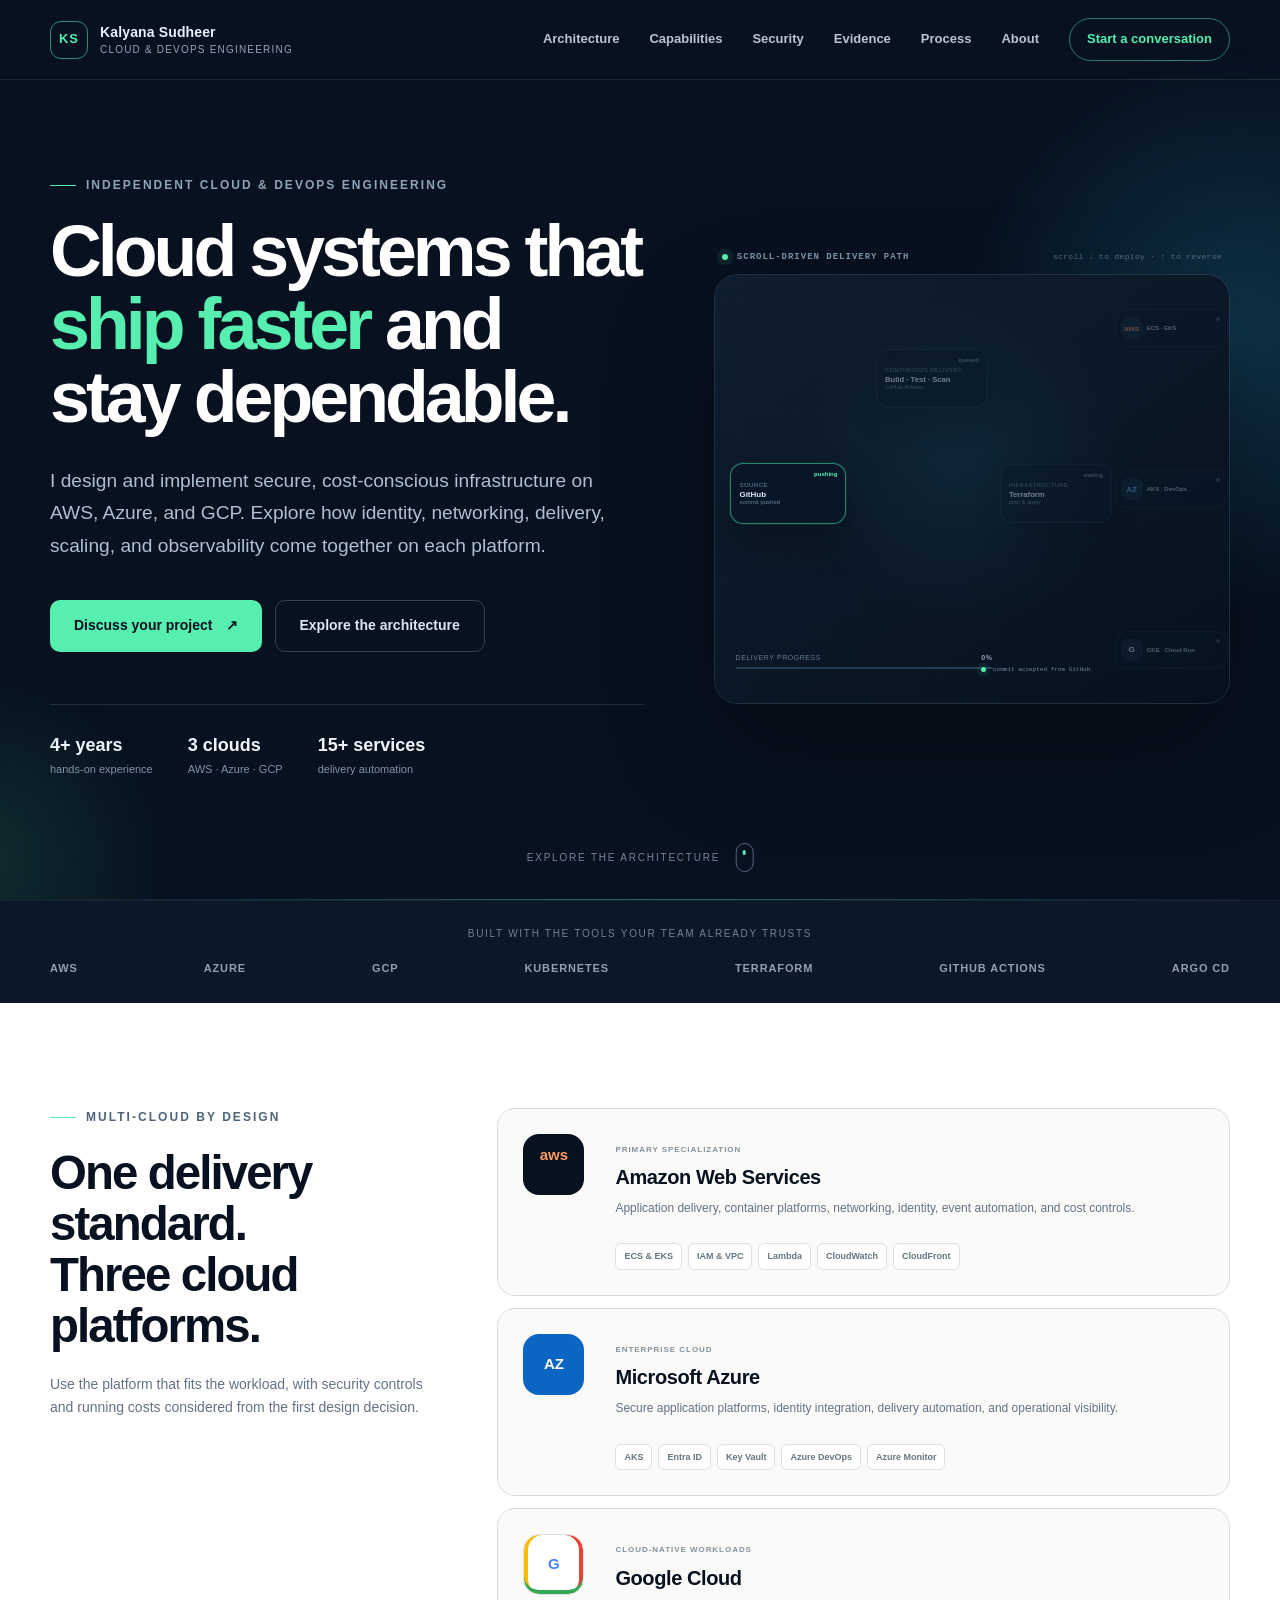
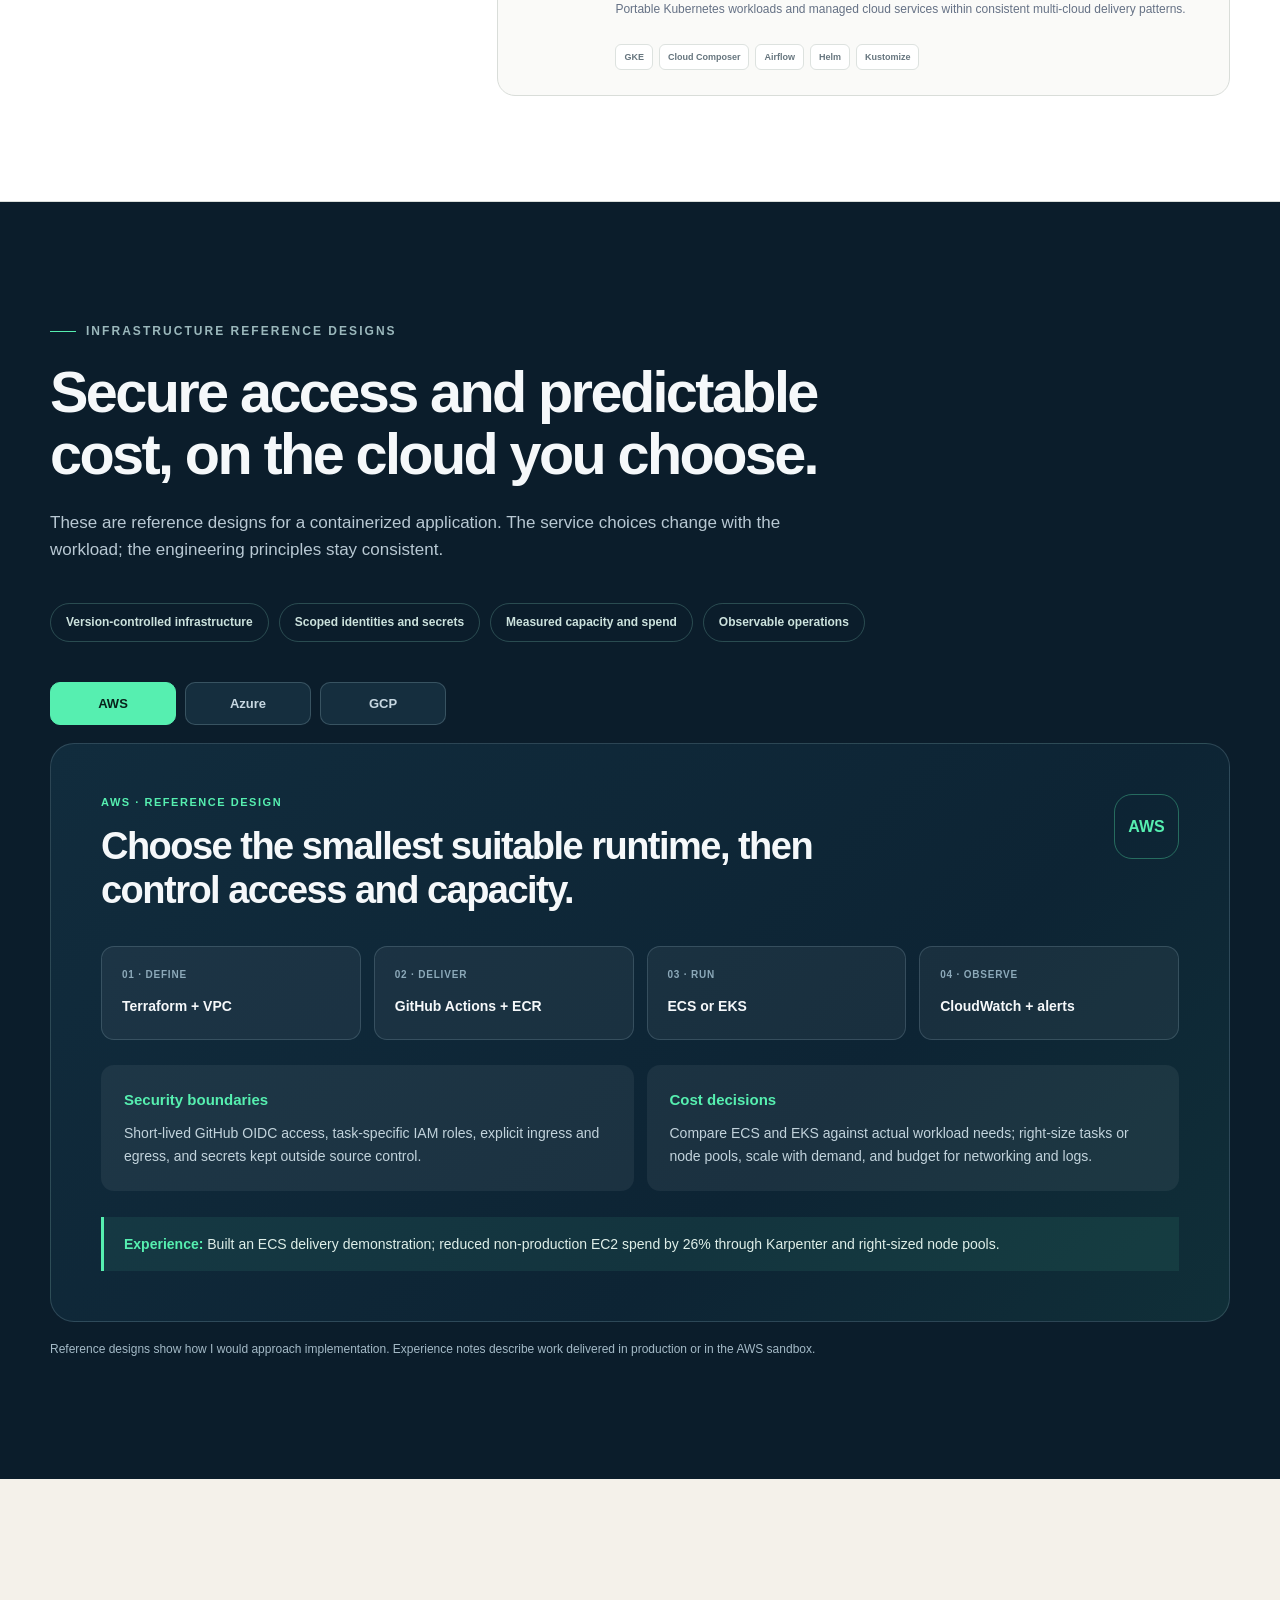
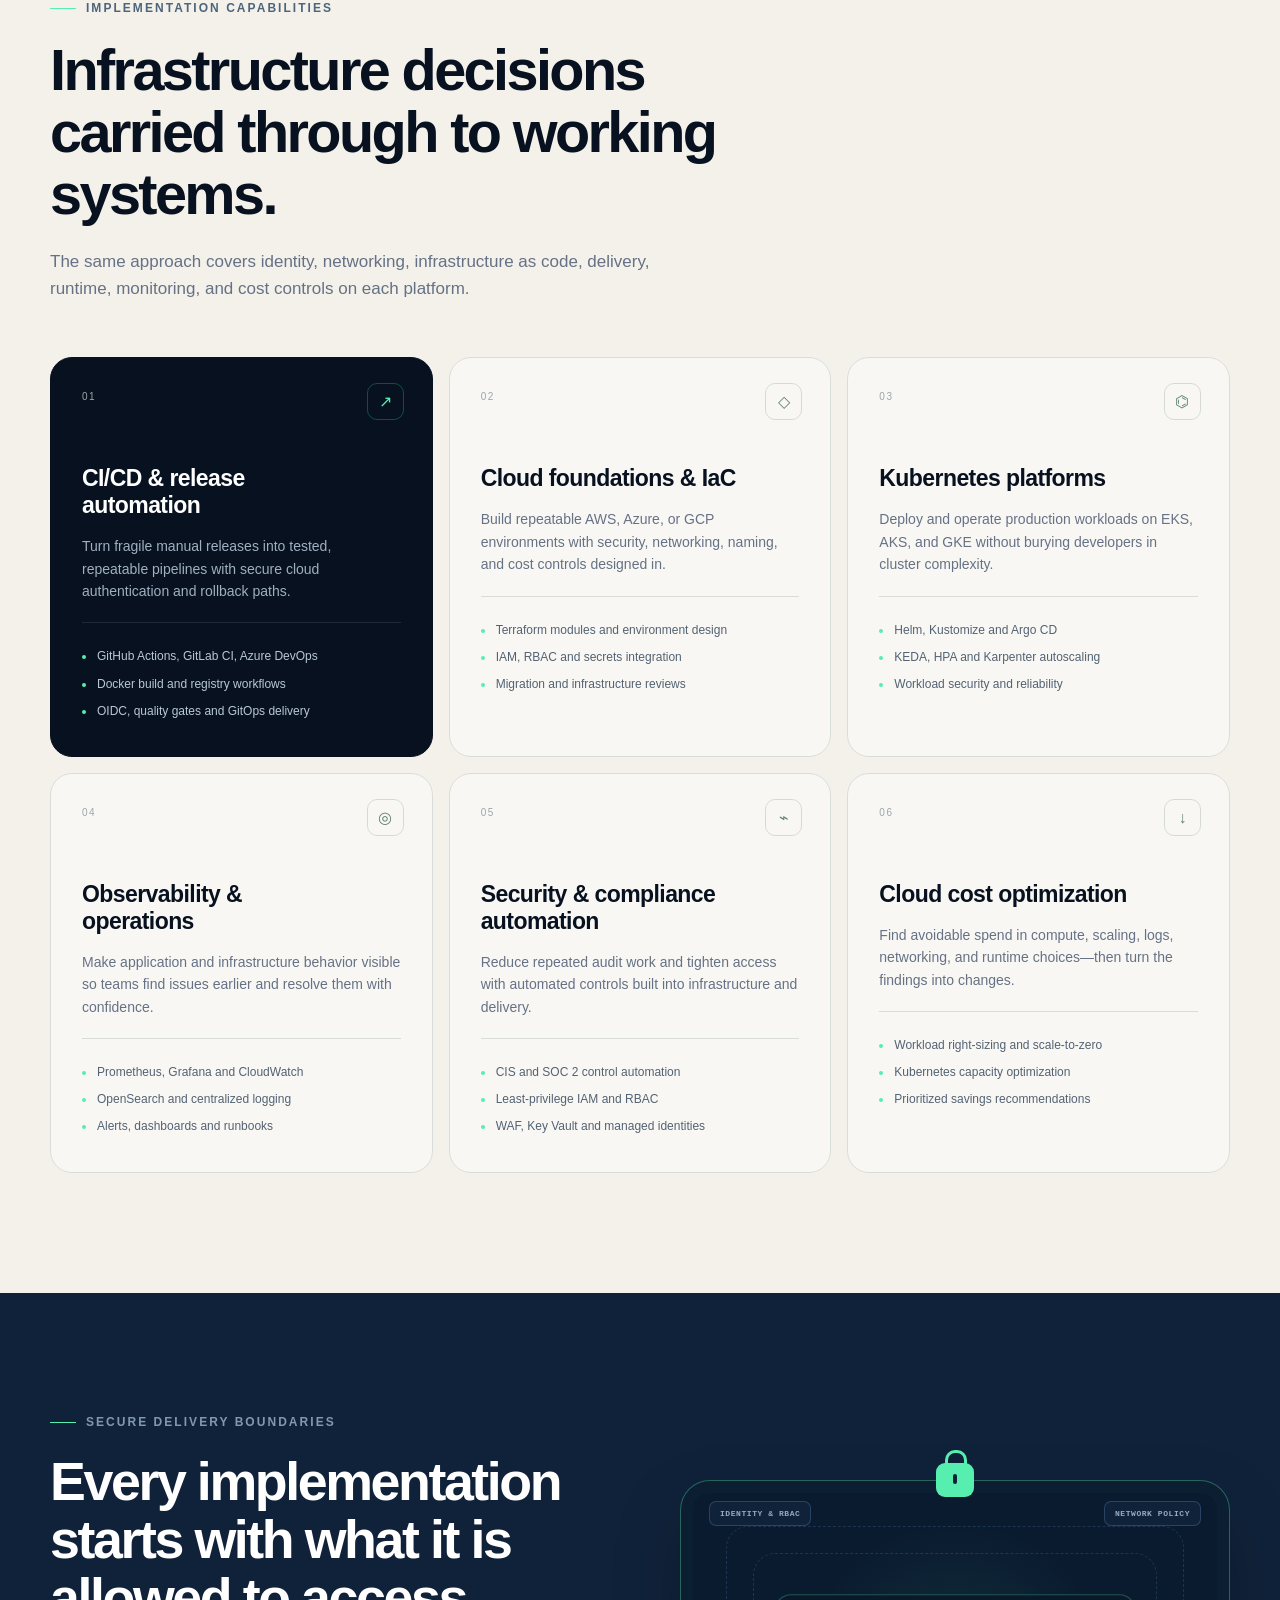
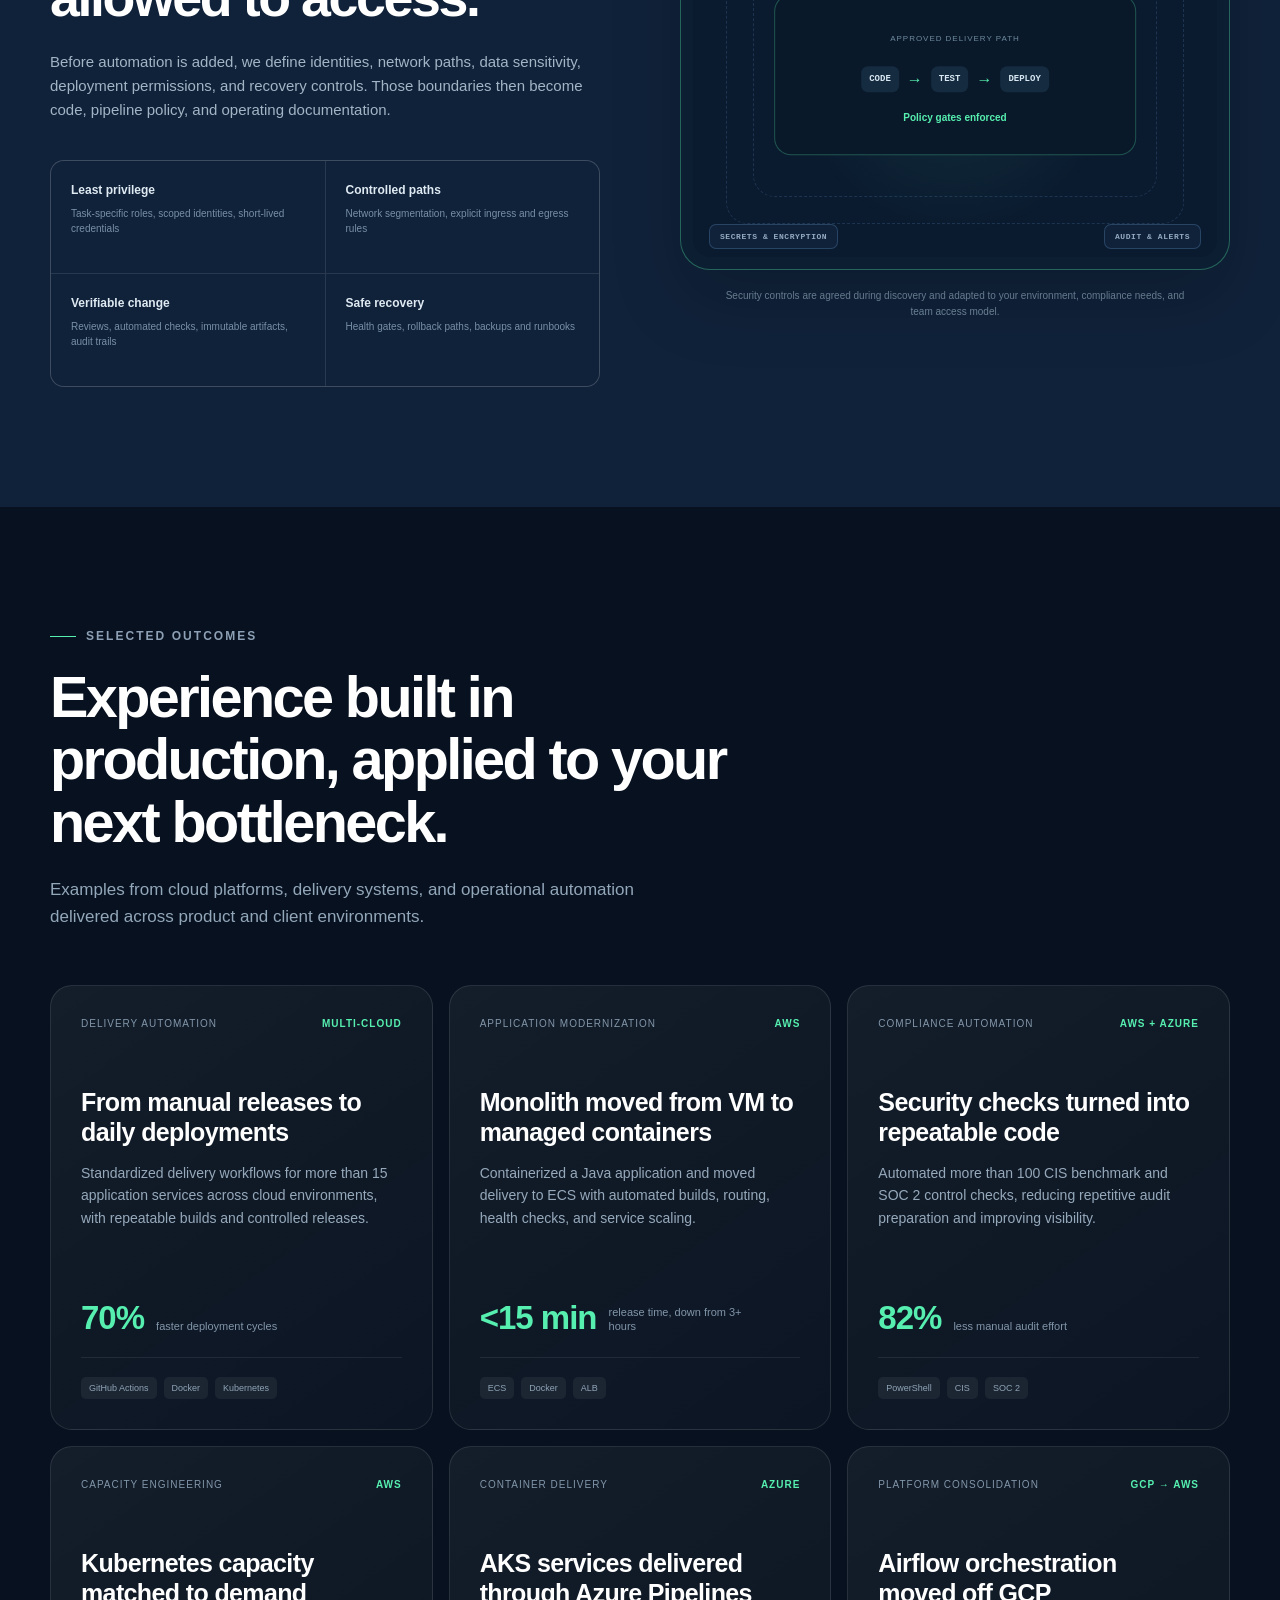
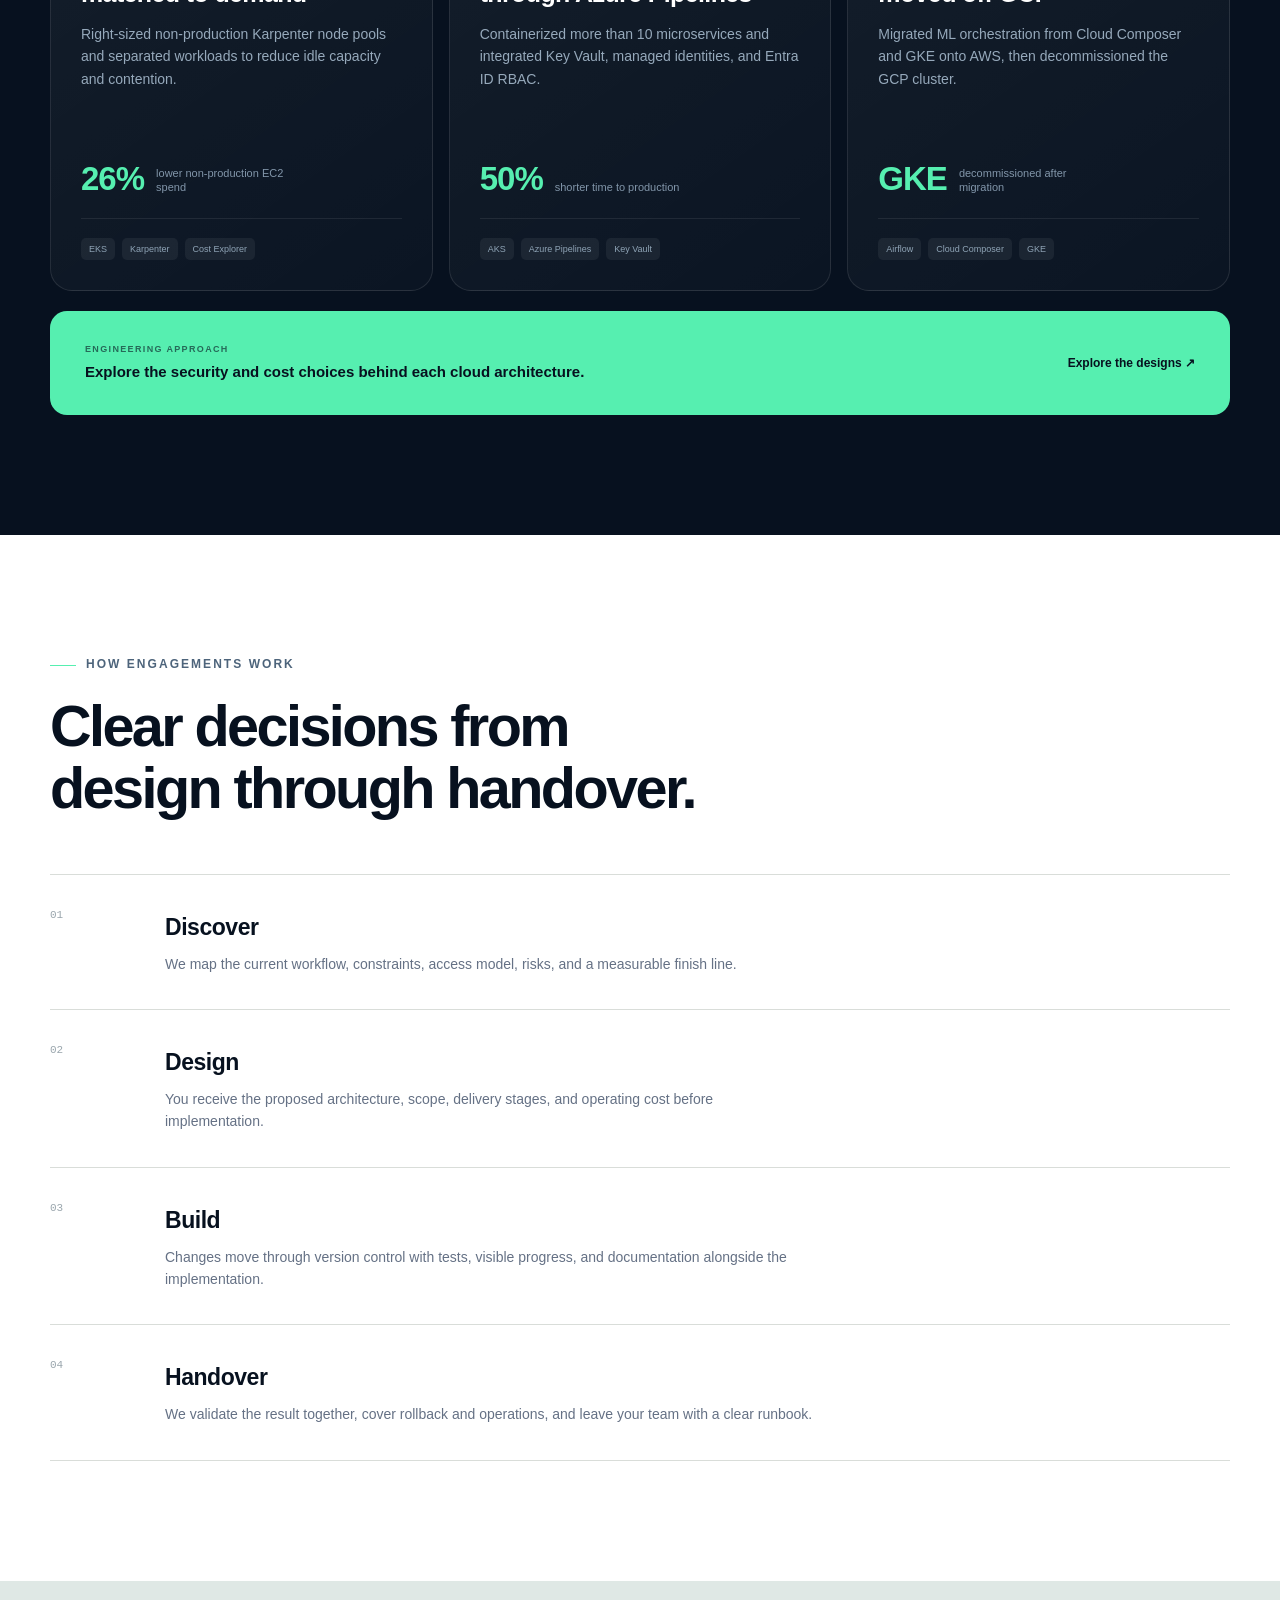
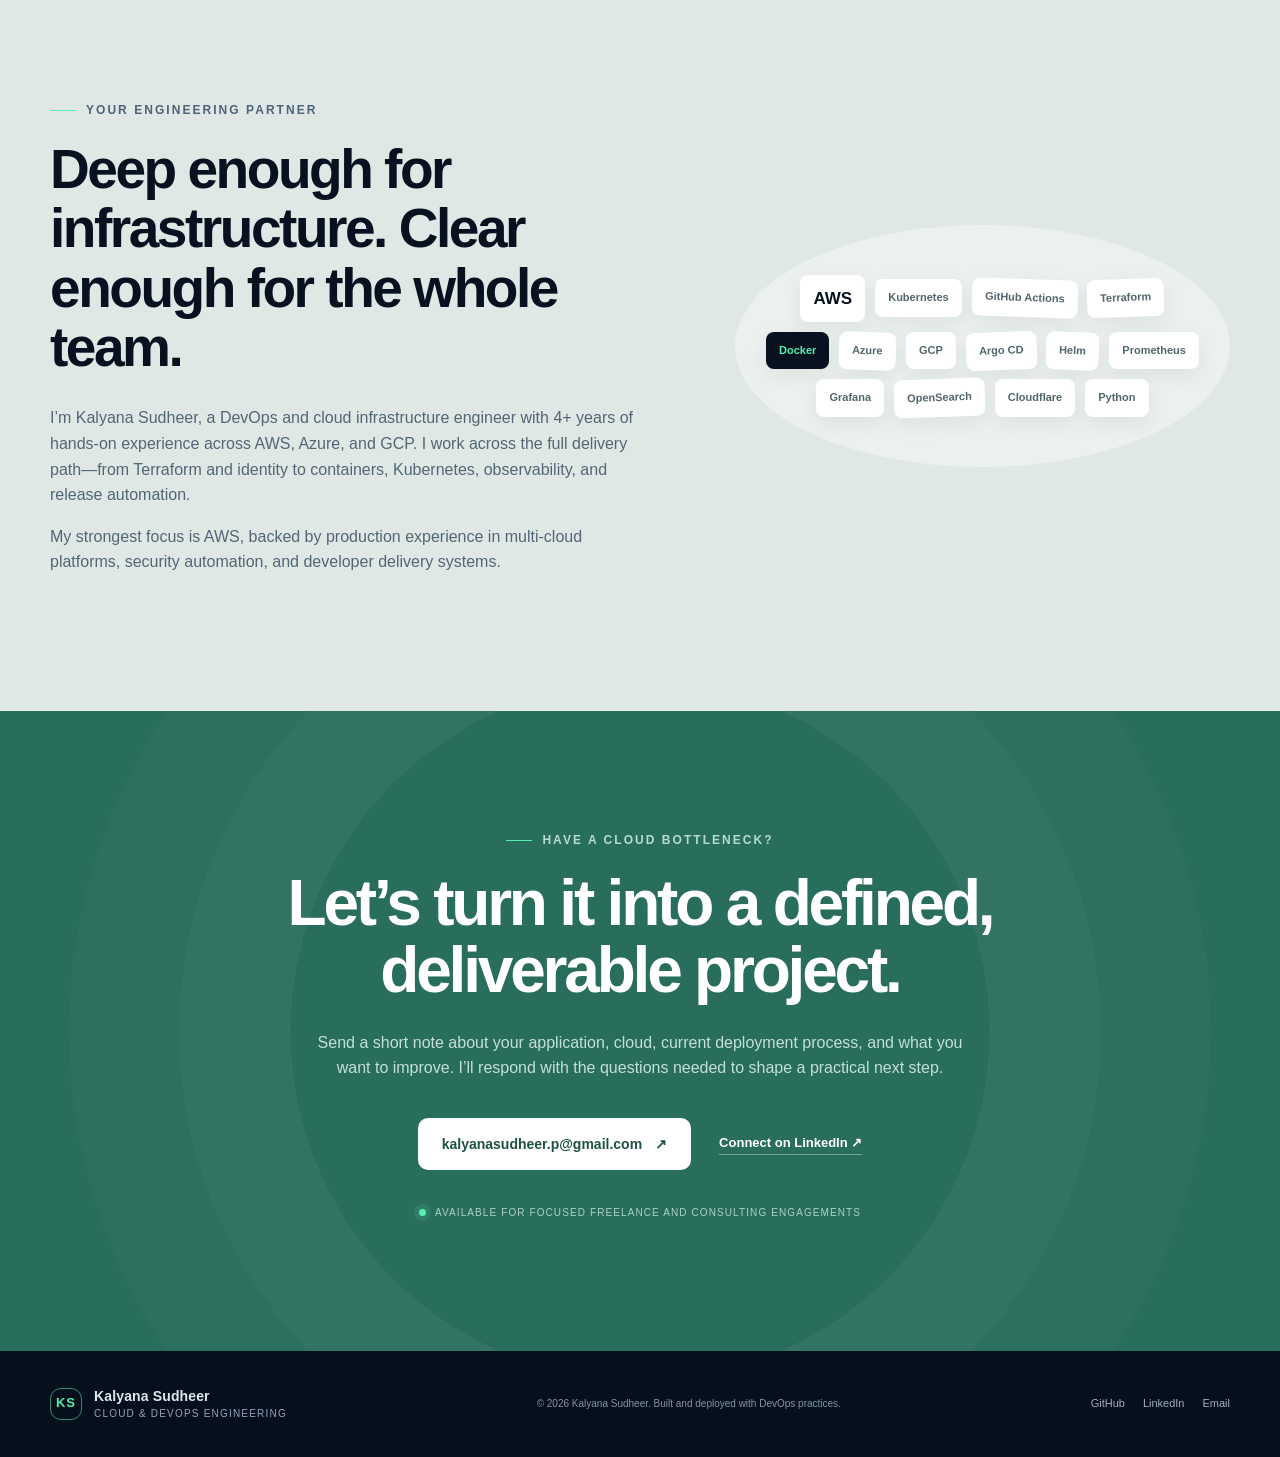
<file: index.html>
<!doctype html>
<html lang="en">
<head>
  <meta charset="utf-8">
  <meta name="viewport" content="width=device-width, initial-scale=1">
  <meta name="description" content="Secure, cost-conscious cloud infrastructure on AWS, Azure, and GCP. Explore practical reference architectures, Kubernetes delivery, identity controls, observability, and real engineering outcomes.">
  <meta name="theme-color" content="#07111f">
  <title>Kalyana Sudheer | Cloud &amp; DevOps Engineering</title>
  <link rel="icon" href="/favicon.svg" type="image/svg+xml">
  <link rel="stylesheet" href="/styles.css">
  <script src="/script.js" defer></script>
</head>
<body>
  <a class="skip-link" href="#main">Skip to content</a>
  <header class="site-header" data-header>
    <a class="brand" href="#top" aria-label="Kalyana Sudheer home">
      <span class="brand-mark" aria-hidden="true">KS</span>
      <span><strong>Kalyana Sudheer</strong><small>Cloud &amp; DevOps Engineering</small></span>
    </a>
    <button class="menu-toggle" type="button" aria-expanded="false" aria-controls="site-nav" data-menu-toggle>
      <span></span><span></span><span></span><span class="sr-only">Toggle navigation</span>
    </button>
    <nav class="site-nav" id="site-nav" aria-label="Primary navigation" data-nav>
      <a href="#architecture">Architecture</a>
      <a href="#services">Capabilities</a>
      <a href="#security">Security</a>
      <a href="#work">Evidence</a>
      <a href="#process">Process</a>
      <a href="#about">About</a>
      <a class="nav-cta" href="#contact">Start a conversation</a>
    </nav>
  </header>

  <main id="main">
    <section class="hero" id="top">
      <div class="hero-glow glow-one"></div><div class="hero-glow glow-two"></div>
      <div class="hero-copy reveal">
        <p class="eyebrow"><span></span> Independent cloud &amp; DevOps engineering</p>
        <h1>Cloud systems that <em>ship faster</em> and stay dependable.</h1>
        <p class="hero-lede">I design and implement secure, cost-conscious infrastructure on AWS, Azure, and GCP. Explore how identity, networking, delivery, scaling, and observability come together on each platform.</p>
        <div class="hero-actions">
          <a class="button button-primary" href="mailto:kalyanasudheer.p@gmail.com?subject=Cloud%20%26%20DevOps%20project%20inquiry">Discuss your project <span aria-hidden="true">↗</span></a>
          <a class="button button-secondary" href="#architecture">Explore the architecture</a>
        </div>
        <div class="trust-row" aria-label="Core experience">
          <div><strong>4+ years</strong><span>hands-on experience</span></div>
          <div><strong>3 clouds</strong><span>AWS · Azure · GCP</span></div>
          <div><strong>15+ services</strong><span>delivery automation</span></div>
        </div>
      </div>
      <div class="hero-visual flow-visual reveal">
        <div class="flow-label"><span class="flow-live"></span> Scroll-driven delivery path <small>scroll ↓ to deploy · ↑ to reverse</small></div>
        <iframe class="flow-frame" src="/flow.html" title="Animated delivery pipeline from GitHub through CI/CD and infrastructure as code to AWS, Azure, and Google Cloud" sandbox="allow-scripts allow-same-origin" data-flow-frame></iframe>
      </div>
      <a class="scroll-cue" href="#architecture"><span>Explore the architecture</span><i aria-hidden="true"></i></a>
    </section>

    <section class="logo-strip" aria-label="Technology experience">
      <p>Built with the tools your team already trusts</p>
      <div><span>AWS</span><span>AZURE</span><span>GCP</span><span>KUBERNETES</span><span>TERRAFORM</span><span>GITHUB ACTIONS</span><span>ARGO CD</span></div>
    </section>

    <section class="cloud-platforms" aria-labelledby="cloud-platform-title">
      <div class="cloud-platform-intro">
        <p class="eyebrow"><span></span> Multi-cloud by design</p>
        <h2 id="cloud-platform-title">One delivery standard.<br>Three cloud platforms.</h2>
        <p>Use the platform that fits the workload, with security controls and running costs considered from the first design decision.</p>
      </div>
      <div class="platform-grid">
        <article class="platform-card aws-platform">
          <div class="platform-logo"><span>aws</span><i></i></div>
          <div><small>Primary specialization</small><h3>Amazon Web Services</h3><p>Application delivery, container platforms, networking, identity, event automation, and cost controls.</p></div>
          <ul><li>ECS &amp; EKS</li><li>IAM &amp; VPC</li><li>Lambda</li><li>CloudWatch</li><li>CloudFront</li></ul>
        </article>
        <article class="platform-card azure-platform">
          <div class="platform-logo"><span>AZ</span></div>
          <div><small>Enterprise cloud</small><h3>Microsoft Azure</h3><p>Secure application platforms, identity integration, delivery automation, and operational visibility.</p></div>
          <ul><li>AKS</li><li>Entra ID</li><li>Key Vault</li><li>Azure DevOps</li><li>Azure Monitor</li></ul>
        </article>
        <article class="platform-card gcp-platform">
          <div class="platform-logo"><span>G</span></div>
          <div><small>Cloud-native workloads</small><h3>Google Cloud</h3><p>Portable Kubernetes workloads and managed cloud services within consistent multi-cloud delivery patterns.</p></div>
          <ul><li>GKE</li><li>Cloud Composer</li><li>Airflow</li><li>Helm</li><li>Kustomize</li></ul>
        </article>
      </div>
    </section>

    <section class="section architecture" id="architecture" aria-labelledby="architecture-title">
      <div class="section-heading reveal">
        <p class="eyebrow"><span></span> Infrastructure reference designs</p>
        <h2 id="architecture-title">Secure access and predictable cost, on the cloud you choose.</h2>
        <p>These are reference designs for a containerized application. The service choices change with the workload; the engineering principles stay consistent.</p>
      </div>
      <div class="architecture-principles" aria-label="Shared design principles">
        <span>Version-controlled infrastructure</span>
        <span>Scoped identities and secrets</span>
        <span>Measured capacity and spend</span>
        <span>Observable operations</span>
      </div>
      <div class="architecture-tabs" role="tablist" aria-label="Choose a cloud platform">
        <button type="button" role="tab" id="tab-aws" aria-controls="panel-aws" aria-selected="true" tabindex="0" data-cloud-tab="aws">AWS</button>
        <button type="button" role="tab" id="tab-azure" aria-controls="panel-azure" aria-selected="false" tabindex="-1" data-cloud-tab="azure">Azure</button>
        <button type="button" role="tab" id="tab-gcp" aria-controls="panel-gcp" aria-selected="false" tabindex="-1" data-cloud-tab="gcp">GCP</button>
      </div>

      <div class="architecture-panel" id="panel-aws" role="tabpanel" aria-labelledby="tab-aws" tabindex="0" data-cloud-panel="aws">
        <div class="architecture-panel-heading"><div><span class="architecture-kicker">AWS · Reference design</span><h3>Choose the smallest suitable runtime, then control access and capacity.</h3></div><span class="architecture-mark">AWS</span></div>
        <div class="architecture-path" aria-label="AWS delivery path"><div><small>01 · Define</small><strong>Terraform + VPC</strong></div><div><small>02 · Deliver</small><strong>GitHub Actions + ECR</strong></div><div><small>03 · Run</small><strong>ECS or EKS</strong></div><div><small>04 · Observe</small><strong>CloudWatch + alerts</strong></div></div>
        <div class="architecture-decisions"><div><h4>Security boundaries</h4><p>Short-lived GitHub OIDC access, task-specific IAM roles, explicit ingress and egress, and secrets kept outside source control.</p></div><div><h4>Cost decisions</h4><p>Compare ECS and EKS against actual workload needs; right-size tasks or node pools, scale with demand, and budget for networking and logs.</p></div></div>
        <p class="architecture-evidence"><strong>Experience:</strong> Built an ECS delivery demonstration; reduced non-production EC2 spend by 26% through Karpenter and right-sized node pools.</p>
      </div>

      <div class="architecture-panel" id="panel-azure" role="tabpanel" aria-labelledby="tab-azure" tabindex="0" data-cloud-panel="azure" hidden>
        <div class="architecture-panel-heading"><div><span class="architecture-kicker">Azure · Reference design</span><h3>Deliver on AKS with identities and operating controls built in.</h3></div><span class="architecture-mark">AZ</span></div>
        <div class="architecture-path" aria-label="Azure delivery path"><div><small>01 · Define</small><strong>Terraform + network</strong></div><div><small>02 · Deliver</small><strong>Azure Pipelines</strong></div><div><small>03 · Run</small><strong>AKS + Helm</strong></div><div><small>04 · Observe</small><strong>Azure Monitor</strong></div></div>
        <div class="architecture-decisions"><div><h4>Security boundaries</h4><p>Entra ID and RBAC for people, managed identities for workloads, Key Vault for secrets, and network access scoped to the application.</p></div><div><h4>Cost decisions</h4><p>Size AKS node pools for real demand, autoscale suitable workloads, and review monitoring retention and network charges.</p></div></div>
        <p class="architecture-evidence"><strong>Experience:</strong> Delivered 10+ microservices to AKS through Azure Pipelines, integrated Key Vault and managed identities, and administered Entra ID RBAC.</p>
      </div>

      <div class="architecture-panel" id="panel-gcp" role="tabpanel" aria-labelledby="tab-gcp" tabindex="0" data-cloud-panel="gcp" hidden>
        <div class="architecture-panel-heading"><div><span class="architecture-kicker">GCP · Reference design</span><h3>Give each GKE workload a clear identity, purpose, and capacity limit.</h3></div><span class="architecture-mark">GCP</span></div>
        <div class="architecture-path" aria-label="GCP delivery path"><div><small>01 · Define</small><strong>Terraform + VPC</strong></div><div><small>02 · Deliver</small><strong>Git-based CI/CD</strong></div><div><small>03 · Run</small><strong>GKE + Airflow</strong></div><div><small>04 · Observe</small><strong>Cloud Monitoring</strong></div></div>
        <div class="architecture-decisions"><div><h4>Security boundaries</h4><p>Workload Identity Federation for GKE, scoped IAM permissions, controlled network routes, and separate access for each application.</p></div><div><h4>Cost decisions</h4><p>Right-size node pools and Airflow workers, scale workloads with demand, and track storage, data transfer, and log retention.</p></div></div>
        <p class="architecture-evidence"><strong>Experience:</strong> Operated workloads across GKE and Cloud Composer; later consolidated Airflow orchestration onto AWS and decommissioned the GCP cluster.</p>
      </div>
      <p class="architecture-note">Reference designs show how I would approach implementation. Experience notes describe work delivered in production or in the AWS sandbox.</p>
    </section>

    <section class="section services" id="services">
      <div class="section-heading reveal">
        <p class="eyebrow"><span></span> Implementation capabilities</p>
        <h2>Infrastructure decisions carried through to working systems.</h2>
        <p>The same approach covers identity, networking, infrastructure as code, delivery, runtime, monitoring, and cost controls on each platform.</p>
      </div>
      <div class="service-grid">
        <article class="service-card featured reveal">
          <div class="service-number">01</div><div class="service-icon" aria-hidden="true">↗</div>
          <h3>CI/CD &amp; release automation</h3>
          <p>Turn fragile manual releases into tested, repeatable pipelines with secure cloud authentication and rollback paths.</p>
          <ul><li>GitHub Actions, GitLab CI, Azure DevOps</li><li>Docker build and registry workflows</li><li>OIDC, quality gates and GitOps delivery</li></ul>
        </article>
        <article class="service-card reveal">
          <div class="service-number">02</div><div class="service-icon" aria-hidden="true">◇</div>
          <h3>Cloud foundations &amp; IaC</h3>
          <p>Build repeatable AWS, Azure, or GCP environments with security, networking, naming, and cost controls designed in.</p>
          <ul><li>Terraform modules and environment design</li><li>IAM, RBAC and secrets integration</li><li>Migration and infrastructure reviews</li></ul>
        </article>
        <article class="service-card reveal">
          <div class="service-number">03</div><div class="service-icon" aria-hidden="true">⌬</div>
          <h3>Kubernetes platforms</h3>
          <p>Deploy and operate production workloads on EKS, AKS, and GKE without burying developers in cluster complexity.</p>
          <ul><li>Helm, Kustomize and Argo CD</li><li>KEDA, HPA and Karpenter autoscaling</li><li>Workload security and reliability</li></ul>
        </article>
        <article class="service-card reveal">
          <div class="service-number">04</div><div class="service-icon" aria-hidden="true">◎</div>
          <h3>Observability &amp; operations</h3>
          <p>Make application and infrastructure behavior visible so teams find issues earlier and resolve them with confidence.</p>
          <ul><li>Prometheus, Grafana and CloudWatch</li><li>OpenSearch and centralized logging</li><li>Alerts, dashboards and runbooks</li></ul>
        </article>
        <article class="service-card reveal">
          <div class="service-number">05</div><div class="service-icon" aria-hidden="true">⌁</div>
          <h3>Security &amp; compliance automation</h3>
          <p>Reduce repeated audit work and tighten access with automated controls built into infrastructure and delivery.</p>
          <ul><li>CIS and SOC 2 control automation</li><li>Least-privilege IAM and RBAC</li><li>WAF, Key Vault and managed identities</li></ul>
        </article>
        <article class="service-card reveal">
          <div class="service-number">06</div><div class="service-icon" aria-hidden="true">↓</div>
          <h3>Cloud cost optimization</h3>
          <p>Find avoidable spend in compute, scaling, logs, networking, and runtime choices—then turn the findings into changes.</p>
          <ul><li>Workload right-sizing and scale-to-zero</li><li>Kubernetes capacity optimization</li><li>Prioritized savings recommendations</li></ul>
        </article>
      </div>
    </section>

    <section class="section security-boundaries" id="security">
      <div class="security-copy">
        <p class="eyebrow"><span></span> Secure delivery boundaries</p>
        <h2>Every implementation starts with what it is allowed to access.</h2>
        <p>Before automation is added, we define identities, network paths, data sensitivity, deployment permissions, and recovery controls. Those boundaries then become code, pipeline policy, and operating documentation.</p>
        <div class="boundary-principles">
          <div><strong>Least privilege</strong><span>Task-specific roles, scoped identities, short-lived credentials</span></div>
          <div><strong>Controlled paths</strong><span>Network segmentation, explicit ingress and egress rules</span></div>
          <div><strong>Verifiable change</strong><span>Reviews, automated checks, immutable artifacts, audit trails</span></div>
          <div><strong>Safe recovery</strong><span>Health gates, rollback paths, backups and runbooks</span></div>
        </div>
      </div>
      <div class="boundary-visual" aria-label="Delivery implementation enclosed by identity, network, secrets, policy and audit boundaries">
        <div class="boundary-shell">
          <span class="boundary-tag identity-tag">Identity &amp; RBAC</span>
          <span class="boundary-tag network-tag">Network policy</span>
          <span class="boundary-tag secrets-tag">Secrets &amp; encryption</span>
          <span class="boundary-tag audit-tag">Audit &amp; alerts</span>
          <div class="boundary-core">
            <small>Approved delivery path</small>
            <div><span>CODE</span><i>→</i><span>TEST</span><i>→</i><span>DEPLOY</span></div>
            <strong>Policy gates enforced</strong>
          </div>
          <div class="boundary-lock" aria-hidden="true"><i></i></div>
        </div>
        <p>Security controls are agreed during discovery and adapted to your environment, compliance needs, and team access model.</p>
      </div>
    </section>

    <section class="section outcomes" id="work">
      <div class="section-heading inverse reveal">
        <p class="eyebrow"><span></span> Selected outcomes</p>
        <h2>Experience built in production, applied to your next bottleneck.</h2>
        <p>Examples from cloud platforms, delivery systems, and operational automation delivered across product and client environments.</p>
      </div>
      <div class="case-grid">
        <article class="case-card reveal">
          <div class="case-meta"><span>Delivery automation</span><b>Multi-cloud</b></div>
          <h3>From manual releases to daily deployments</h3>
          <p>Standardized delivery workflows for more than 15 application services across cloud environments, with repeatable builds and controlled releases.</p>
          <div class="case-stat"><strong>70%</strong><span>faster deployment cycles</span></div>
          <div class="case-tags"><span>GitHub Actions</span><span>Docker</span><span>Kubernetes</span></div>
        </article>
        <article class="case-card reveal">
          <div class="case-meta"><span>Application modernization</span><b>AWS</b></div>
          <h3>Monolith moved from VM to managed containers</h3>
          <p>Containerized a Java application and moved delivery to ECS with automated builds, routing, health checks, and service scaling.</p>
          <div class="case-stat"><strong>&lt;15 min</strong><span>release time, down from 3+ hours</span></div>
          <div class="case-tags"><span>ECS</span><span>Docker</span><span>ALB</span></div>
        </article>
        <article class="case-card reveal">
          <div class="case-meta"><span>Compliance automation</span><b>AWS + Azure</b></div>
          <h3>Security checks turned into repeatable code</h3>
          <p>Automated more than 100 CIS benchmark and SOC 2 control checks, reducing repetitive audit preparation and improving visibility.</p>
          <div class="case-stat"><strong>82%</strong><span>less manual audit effort</span></div>
          <div class="case-tags"><span>PowerShell</span><span>CIS</span><span>SOC 2</span></div>
        </article>
        <article class="case-card reveal">
          <div class="case-meta"><span>Capacity engineering</span><b>AWS</b></div>
          <h3>Kubernetes capacity matched to demand</h3>
          <p>Right-sized non-production Karpenter node pools and separated workloads to reduce idle capacity and contention.</p>
          <div class="case-stat"><strong>26%</strong><span>lower non-production EC2 spend</span></div>
          <div class="case-tags"><span>EKS</span><span>Karpenter</span><span>Cost Explorer</span></div>
        </article>
        <article class="case-card reveal">
          <div class="case-meta"><span>Container delivery</span><b>Azure</b></div>
          <h3>AKS services delivered through Azure Pipelines</h3>
          <p>Containerized more than 10 microservices and integrated Key Vault, managed identities, and Entra ID RBAC.</p>
          <div class="case-stat"><strong>50%</strong><span>shorter time to production</span></div>
          <div class="case-tags"><span>AKS</span><span>Azure Pipelines</span><span>Key Vault</span></div>
        </article>
        <article class="case-card reveal">
          <div class="case-meta"><span>Platform consolidation</span><b>GCP → AWS</b></div>
          <h3>Airflow orchestration moved off GCP</h3>
          <p>Migrated ML orchestration from Cloud Composer and GKE onto AWS, then decommissioned the GCP cluster.</p>
          <div class="case-stat"><strong>GKE</strong><span>decommissioned after migration</span></div>
          <div class="case-tags"><span>Airflow</span><span>Cloud Composer</span><span>GKE</span></div>
        </article>
      </div>
      <div class="proof-band reveal">
        <div><span class="proof-label">Engineering approach</span><strong>Explore the security and cost choices behind each cloud architecture.</strong></div>
        <a href="#architecture">Explore the designs <span aria-hidden="true">↗</span></a>
      </div>
    </section>

    <section class="section process" id="process">
      <div class="section-heading reveal">
        <p class="eyebrow"><span></span> How engagements work</p>
        <h2>Clear decisions from design through handover.</h2>
      </div>
      <ol class="process-list">
        <li class="reveal"><span>01</span><div><h3>Discover</h3><p>We map the current workflow, constraints, access model, risks, and a measurable finish line.</p></div></li>
        <li class="reveal"><span>02</span><div><h3>Design</h3><p>You receive the proposed architecture, scope, delivery stages, and operating cost before implementation.</p></div></li>
        <li class="reveal"><span>03</span><div><h3>Build</h3><p>Changes move through version control with tests, visible progress, and documentation alongside the implementation.</p></div></li>
        <li class="reveal"><span>04</span><div><h3>Handover</h3><p>We validate the result together, cover rollback and operations, and leave your team with a clear runbook.</p></div></li>
      </ol>
    </section>

    <section class="section about" id="about">
      <div class="about-panel reveal">
        <div class="about-copy">
          <p class="eyebrow"><span></span> Your engineering partner</p>
          <h2>Deep enough for infrastructure. Clear enough for the whole team.</h2>
          <p>I’m Kalyana Sudheer, a DevOps and cloud infrastructure engineer with 4+ years of hands-on experience across AWS, Azure, and GCP. I work across the full delivery path—from Terraform and identity to containers, Kubernetes, observability, and release automation.</p>
          <p>My strongest focus is AWS, backed by production experience in multi-cloud platforms, security automation, and developer delivery systems.</p>
        </div>
        <div class="tool-cloud" aria-label="Tools and platforms">
          <span class="large">AWS</span><span>Kubernetes</span><span>GitHub Actions</span><span>Terraform</span><span class="accent">Docker</span><span>Azure</span><span>GCP</span><span>Argo CD</span><span>Helm</span><span>Prometheus</span><span>Grafana</span><span>OpenSearch</span><span>Cloudflare</span><span>Python</span>
        </div>
      </div>
    </section>

    <section class="section contact" id="contact">
      <div class="contact-inner reveal">
        <p class="eyebrow"><span></span> Have a cloud bottleneck?</p>
        <h2>Let’s turn it into a defined, deliverable project.</h2>
        <p>Send a short note about your application, cloud, current deployment process, and what you want to improve. I’ll respond with the questions needed to shape a practical next step.</p>
        <div class="contact-actions">
          <a class="button button-light" href="mailto:kalyanasudheer.p@gmail.com?subject=Cloud%20%26%20DevOps%20project%20inquiry">kalyanasudheer.p@gmail.com <span aria-hidden="true">↗</span></a>
          <a class="text-link" href="https://www.linkedin.com/in/kalyana-sudheer/" target="_blank" rel="noreferrer">Connect on LinkedIn <span aria-hidden="true">↗</span></a>
        </div>
        <p class="availability"><span></span> Available for focused freelance and consulting engagements</p>
      </div>
    </section>
  </main>

  <footer>
    <a class="brand footer-brand" href="#top"><span class="brand-mark">KS</span><span><strong>Kalyana Sudheer</strong><small>Cloud &amp; DevOps Engineering</small></span></a>
    <p>© <span data-year></span> Kalyana Sudheer. Built and deployed with DevOps practices.</p>
    <div><a href="https://github.com/Kalyana-Sudheer-p" target="_blank" rel="noreferrer">GitHub</a><a href="https://www.linkedin.com/in/kalyana-sudheer/" target="_blank" rel="noreferrer">LinkedIn</a><a href="mailto:kalyanasudheer.p@gmail.com">Email</a></div>
  </footer>
</body>
</html>
</file>
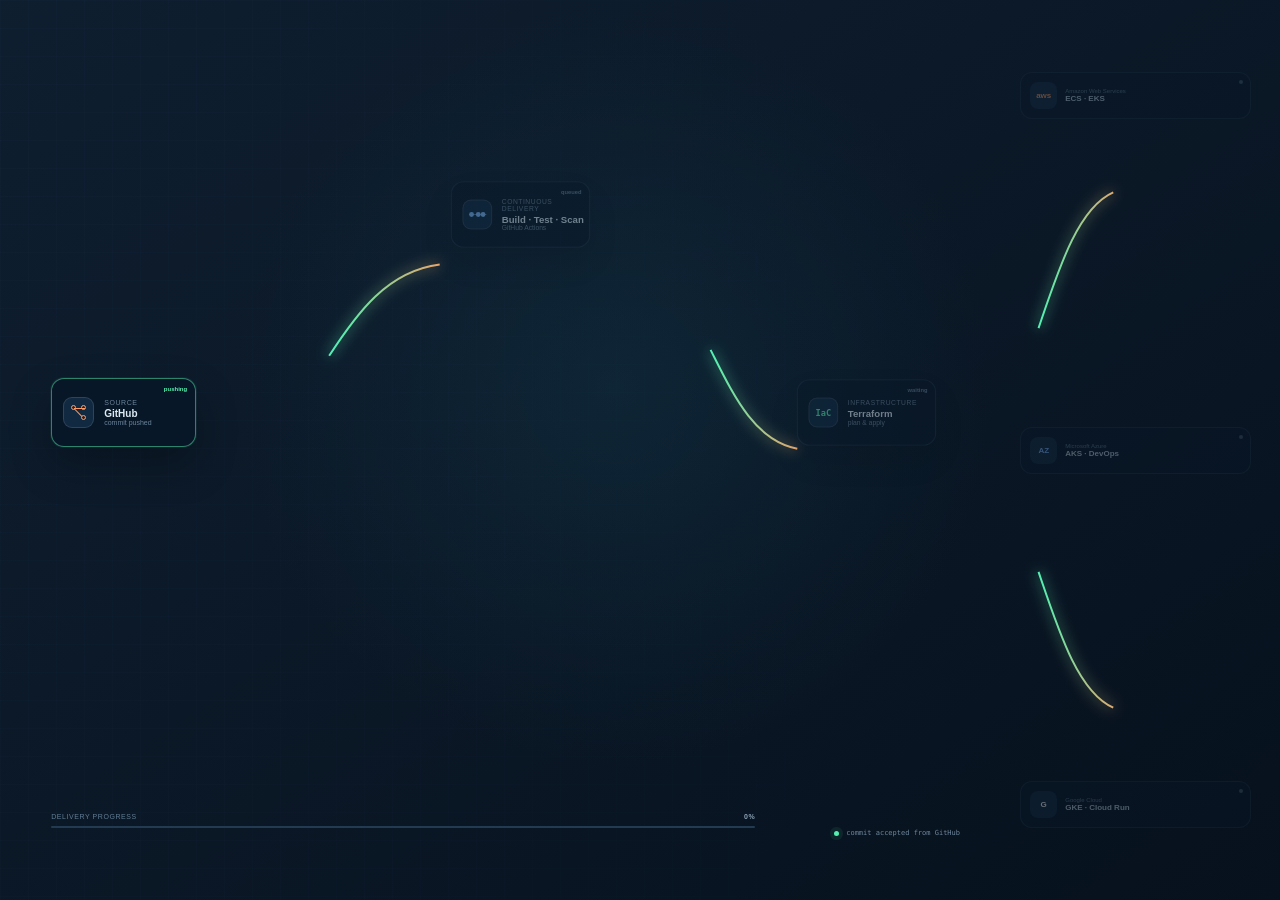
<file: flow.html>
<!doctype html>
<html lang="en">
<head>
  <meta charset="utf-8">
  <meta name="viewport" content="width=device-width, initial-scale=1">
  <title>Cloud delivery pipeline animation</title>
  <link rel="stylesheet" href="/flow.css">
  <script src="/flow.js" defer></script>
</head>
<body>
  <main class="canvas" aria-label="Git source moving through CI/CD and infrastructure as code into three cloud platforms">
    <div class="grid"></div>
    <svg class="connections" viewBox="0 0 620 420" preserveAspectRatio="none" aria-hidden="true">
      <defs>
        <linearGradient id="route" x1="0" y1="0" x2="1" y2="0"><stop stop-color="#7cb9ff"/><stop offset=".5" stop-color="#56efb0"/><stop offset="1" stop-color="#ff9b62"/></linearGradient>
        <filter id="glow"><feGaussianBlur stdDeviation="3" result="b"/><feMerge><feMergeNode in="b"/><feMergeNode in="SourceGraphic"/></feMerge></filter>
      </defs>
      <path class="route route-one" pathLength="1" d="M108 210 C155 210 160 123 220 123"/>
      <path class="route route-two" pathLength="1" d="M298 123 C348 123 344 210 393 210"/>
      <path class="route route-aws" pathLength="1" d="M461 210 C505 210 504 88 548 88"/>
      <path class="route route-azure" pathLength="1" d="M461 210 C505 210 504 210 548 210"/>
      <path class="route route-gcp" pathLength="1" d="M461 210 C505 210 504 332 548 332"/>
      <circle class="packet packet-one" r="4" fill="#56efb0" filter="url(#glow)"/>
      <circle class="packet packet-two" r="4" fill="#56efb0" filter="url(#glow)"/>
    </svg>

    <section class="node source" data-stage="source">
      <span class="node-icon git-icon" aria-hidden="true"><i></i><i></i><i></i></span>
      <div><small>Source</small><strong>GitHub</strong><em>commit pushed</em></div>
      <b class="status">ready</b>
    </section>
    <section class="node pipeline" data-stage="pipeline">
      <span class="node-icon pipeline-icon" aria-hidden="true"><i></i><i></i><i></i></span>
      <div><small>Continuous delivery</small><strong>Build · Test · Scan</strong><em>GitHub Actions</em></div>
      <b class="status">queued</b>
    </section>
    <section class="node infra" data-stage="infra">
      <span class="node-icon infra-icon" aria-hidden="true">IaC</span>
      <div><small>Infrastructure</small><strong>Terraform</strong><em>plan &amp; apply</em></div>
      <b class="status">waiting</b>
    </section>

    <section class="cloud-stack" aria-label="Cloud targets">
      <article class="cloud aws" data-cloud="aws"><span class="cloud-mark">aws</span><div><small>Amazon Web Services</small><strong>ECS · EKS</strong></div><b></b></article>
      <article class="cloud azure" data-cloud="azure"><span class="cloud-mark">AZ</span><div><small>Microsoft Azure</small><strong>AKS · DevOps</strong></div><b></b></article>
      <article class="cloud gcp" data-cloud="gcp"><span class="cloud-mark">G</span><div><small>Google Cloud</small><strong>GKE · Cloud Run</strong></div><b></b></article>
    </section>

    <div class="progress-panel"><span>Delivery progress</span><strong data-percent>0%</strong><i><b data-bar></b></i></div>
    <div class="event-log" aria-live="polite"><span class="event-dot"></span><code data-event>waiting for commit</code></div>
  </main>
</body>
</html>
</file>
<file: styles.css>
:root{--ink:#07111f;--ink-2:#10223a;--paper:#f4f1ea;--white:#fff;--muted:#657185;--line:#d9ddd9;--mint:#56efb0;--blue:#7cb9ff;--orange:#ff9b62;--max:1180px;--radius:22px;--shadow:0 30px 80px rgba(4,13,26,.15)}
*{box-sizing:border-box}html{scroll-behavior:smooth;scroll-padding-top:90px}body{margin:0;background:var(--paper);color:var(--ink);font-family:Inter,ui-sans-serif,-apple-system,BlinkMacSystemFont,"Segoe UI",sans-serif;line-height:1.6;-webkit-font-smoothing:antialiased}a{color:inherit;text-decoration:none}button{font:inherit}.sr-only{position:absolute;width:1px;height:1px;padding:0;margin:-1px;overflow:hidden;clip:rect(0,0,0,0);white-space:nowrap;border:0}.skip-link{position:fixed;top:8px;left:8px;z-index:9999;padding:10px 16px;background:var(--white);transform:translateY(-150%)}.skip-link:focus{transform:none}
.site-header{position:fixed;inset:0 0 auto;z-index:100;display:flex;align-items:center;justify-content:space-between;height:80px;padding:0 max(28px,calc((100vw - var(--max))/2));color:#eaf2fb;border-bottom:1px solid rgba(255,255,255,.09);transition:background .25s,box-shadow .25s}.site-header.scrolled,.site-header.menu-open{background:rgba(7,17,31,.96);box-shadow:0 8px 30px rgba(0,0,0,.18);backdrop-filter:blur(18px)}.brand{display:flex;align-items:center;gap:12px}.brand-mark{display:grid;place-items:center;width:38px;height:38px;border:1px solid rgba(86,239,176,.55);border-radius:11px;color:var(--mint);font-weight:800;font-size:13px;letter-spacing:.08em}.brand span:last-child{display:flex;flex-direction:column;line-height:1.15}.brand strong{font-size:14px;letter-spacing:.01em}.brand small{margin-top:4px;color:#93a5b9;font-size:10px;text-transform:uppercase;letter-spacing:.12em}.site-nav{display:flex;align-items:center;gap:30px;font-size:13px;font-weight:650}.site-nav>a:not(.nav-cta){color:#b8c5d3;transition:color .2s}.site-nav>a:hover{color:var(--white)}.nav-cta{padding:10px 17px;border:1px solid rgba(86,239,176,.48);border-radius:999px;color:var(--mint)}.menu-toggle{display:none;background:none;border:0;width:42px;height:42px}.menu-toggle span:not(.sr-only){display:block;width:22px;height:2px;margin:5px auto;background:white}
.hero{position:relative;min-height:760px;height:min(920px,100vh);padding:150px max(28px,calc((100vw - var(--max))/2)) 95px;display:grid;grid-template-columns:1.07fr .93fr;align-items:center;gap:70px;overflow:hidden;background:var(--ink);color:var(--white)}.hero:after{content:"";position:absolute;inset:auto 0 0;height:1px;background:linear-gradient(90deg,transparent,rgba(86,239,176,.4),transparent)}.hero-glow{position:absolute;border-radius:50%;filter:blur(2px);pointer-events:none}.glow-one{width:580px;height:580px;right:-250px;top:40px;background:radial-gradient(circle,rgba(28,103,134,.4),transparent 69%)}.glow-two{width:400px;height:400px;left:-220px;bottom:-160px;background:radial-gradient(circle,rgba(86,239,176,.12),transparent 69%)}.hero-copy,.hero-visual{position:relative;z-index:2}.eyebrow{display:flex;align-items:center;gap:10px;margin:0 0 20px;color:#4d647b;font-size:12px;font-weight:800;text-transform:uppercase;letter-spacing:.17em}.eyebrow span{width:26px;height:1px;background:var(--mint)}.hero .eyebrow{color:#8ea4b8}.hero h1{max-width:710px;margin:0;font-size:clamp(48px,5.6vw,78px);font-weight:660;line-height:1.02;letter-spacing:-.055em}.hero h1 em{color:var(--mint);font-style:normal}.hero-lede{max-width:630px;margin:30px 0 0;color:#aec0d1;font-size:clamp(17px,1.5vw,20px);line-height:1.7}.hero-actions{display:flex;gap:13px;margin-top:37px}.button{display:inline-flex;align-items:center;justify-content:center;gap:13px;min-height:52px;padding:0 24px;border-radius:10px;font-size:14px;font-weight:750;transition:transform .2s,background .2s}.button:hover{transform:translateY(-2px)}.button-primary{background:var(--mint);color:var(--ink)}.button-primary:hover{background:#78f4c2}.button-secondary{border:1px solid rgba(255,255,255,.2);color:#dbe7f1}.trust-row{display:flex;gap:35px;margin-top:52px;padding-top:26px;border-top:1px solid rgba(255,255,255,.11)}.trust-row div{display:flex;flex-direction:column}.trust-row strong{font-size:18px;color:#eef6fb}.trust-row span{margin-top:2px;color:#7f94a9;font-size:11px}.flow-visual{min-width:0}.flow-label{display:flex;align-items:center;gap:9px;margin:0 8px 12px;color:#7890a5;font:700 9px ui-monospace,SFMono-Regular,Menlo,monospace;text-transform:uppercase;letter-spacing:.11em}.flow-label small{margin-left:auto;color:#52697d;font:8px ui-monospace,SFMono-Regular,Menlo,monospace;letter-spacing:.04em;text-transform:none}.flow-live{width:6px;height:6px;border-radius:50%;background:var(--mint);box-shadow:0 0 0 5px rgba(86,239,176,.08)}.flow-frame{display:block;width:100%;height:430px;border:1px solid rgba(150,196,221,.16);border-radius:24px;background:rgba(8,21,36,.55);box-shadow:0 45px 110px rgba(0,0,0,.3);pointer-events:none}.scroll-cue{position:absolute;z-index:3;bottom:28px;left:50%;transform:translateX(-50%);display:flex;align-items:center;gap:15px;color:#71869a;font-size:10px;text-transform:uppercase;letter-spacing:.18em}.scroll-cue i{position:relative;width:18px;height:29px;border:1px solid #52697d;border-radius:15px}.scroll-cue i:after{content:"";position:absolute;width:3px;height:5px;top:6px;left:6px;border-radius:3px;background:var(--mint);animation:scroll 1.8s infinite}@keyframes scroll{0%{opacity:0;transform:translateY(0)}40%{opacity:1}100%{opacity:0;transform:translateY(9px)}}
.logo-strip{padding:25px max(28px,calc((100vw - var(--max))/2));background:#0b1829;color:#708397;border-top:1px solid rgba(255,255,255,.05)}.logo-strip p{text-align:center;margin:0 0 18px;font-size:10px;text-transform:uppercase;letter-spacing:.17em}.logo-strip div{display:flex;justify-content:space-between;align-items:center;gap:24px;overflow:hidden;white-space:nowrap}.logo-strip span{font-size:11px;font-weight:800;letter-spacing:.08em;color:#8fa1b4}.section{padding:120px max(28px,calc((100vw - var(--max))/2))}.section-heading{max-width:760px;margin-bottom:55px}.section-heading h2{margin:0;font-size:clamp(38px,4.5vw,60px);font-weight:650;line-height:1.08;letter-spacing:-.045em}.section-heading>p:last-child{max-width:620px;margin:23px 0 0;color:var(--muted);font-size:17px}.service-grid{display:grid;grid-template-columns:repeat(3,1fr);gap:16px}.service-card{position:relative;min-height:390px;padding:31px;border:1px solid var(--line);border-radius:var(--radius);background:rgba(255,255,255,.45);transition:transform .25s,border-color .25s,box-shadow .25s}.service-card:hover{transform:translateY(-5px);border-color:#aebbb6;box-shadow:0 22px 55px rgba(23,39,52,.08)}.service-card.featured{background:var(--ink);color:var(--white);border-color:var(--ink)}.service-number{font-size:10px;letter-spacing:.15em;color:#9aa6aa}.service-icon{position:absolute;right:28px;top:25px;display:grid;place-items:center;width:37px;height:37px;border:1px solid #d5dad7;border-radius:10px;color:#638376}.featured .service-icon{border-color:rgba(86,239,176,.25);color:var(--mint)}.service-card h3{max-width:260px;margin:60px 0 16px;font-size:23px;line-height:1.17;letter-spacing:-.025em}.service-card p{color:var(--muted);font-size:14px}.featured p{color:#9fb0c1}.service-card ul{list-style:none;padding:20px 0 0;margin:20px 0 0;border-top:1px solid var(--line)}.featured ul{border-color:rgba(255,255,255,.1)}.service-card li{position:relative;padding:4px 0 4px 15px;color:#526273;font-size:12px}.featured li{color:#b9c8d6}.service-card li:before{content:"";position:absolute;left:0;top:12px;width:4px;height:4px;border-radius:50%;background:var(--mint)}
.cloud-platforms{padding:105px max(28px,calc((100vw - var(--max))/2));display:grid;grid-template-columns:.68fr 1.32fr;gap:70px;background:#fff;border-bottom:1px solid var(--line)}.cloud-platform-intro{align-self:start;position:sticky;top:120px}.cloud-platform-intro h2{margin:0;font-size:clamp(34px,3.7vw,50px);line-height:1.08;letter-spacing:-.04em}.cloud-platform-intro>p:last-child{max-width:420px;margin:22px 0 0;color:var(--muted);font-size:14px}.platform-grid{display:grid;gap:12px}.platform-card{display:grid;grid-template-columns:72px 1fr;gap:20px;padding:25px;border:1px solid var(--line);border-radius:18px;background:#fafaf8;transition:transform .2s,border .2s}.platform-card:hover{transform:translateX(5px);border-color:#a8bab3}.platform-logo{grid-row:span 2;display:grid;place-items:center;align-self:start;width:61px;height:61px;border-radius:16px;background:var(--ink);color:white;font-weight:850}.platform-logo span{font-size:15px}.aws-platform .platform-logo{color:var(--orange)}.azure-platform .platform-logo{background:#0b65c2;color:white}.gcp-platform .platform-logo{background:white;color:#4285f4;border:1px solid #dce2e6;box-shadow:inset 0 -4px 0 #34a853,inset 4px 0 0 #fbbc05,inset -4px 0 0 #ea4335}.platform-card small{color:#84929b;font-size:8px;font-weight:800;text-transform:uppercase;letter-spacing:.12em}.platform-card h3{margin:2px 0 6px;font-size:20px;letter-spacing:-.02em}.platform-card p{margin:0;color:var(--muted);font-size:12px}.platform-card ul{grid-column:2;display:flex;flex-wrap:wrap;gap:6px;list-style:none;margin:5px 0 0;padding:0}.platform-card li{padding:5px 8px;border:1px solid #dde2df;border-radius:6px;background:white;color:#66757e;font-size:9px;font-weight:650}.section{padding:120px max(28px,calc((100vw - var(--max))/2))}.section-heading{max-width:760px;margin-bottom:55px}.section-heading h2{margin:0;font-size:clamp(38px,4.5vw,60px);font-weight:650;line-height:1.08;letter-spacing:-.045em}.section-heading>p:last-child{max-width:620px;margin:23px 0 0;color:var(--muted);font-size:17px}.service-grid{display:grid;grid-template-columns:repeat(3,1fr);gap:16px}.service-card{position:relative;min-height:390px;padding:31px;border:1px solid var(--line);border-radius:var(--radius);background:rgba(255,255,255,.45);transition:transform .25s,border-color .25s,box-shadow .25s}.service-card:hover{transform:translateY(-5px);border-color:#aebbb6;box-shadow:0 22px 55px rgba(23,39,52,.08)}.service-card.featured{background:var(--ink);color:var(--white);border-color:var(--ink)}.service-number{font-size:10px;letter-spacing:.15em;color:#9aa6aa}.service-icon{position:absolute;right:28px;top:25px;display:grid;place-items:center;width:37px;height:37px;border:1px solid #d5dad7;border-radius:10px;color:#638376}.featured .service-icon{border-color:rgba(86,239,176,.25);color:var(--mint)}.service-card h3{max-width:260px;margin:60px 0 16px;font-size:23px;line-height:1.17;letter-spacing:-.025em}.service-card p{color:var(--muted);font-size:14px}.featured p{color:#9fb0c1}.service-card ul{list-style:none;padding:20px 0 0;margin:20px 0 0;border-top:1px solid var(--line)}.featured ul{border-color:rgba(255,255,255,.1)}.service-card li{position:relative;padding:4px 0 4px 15px;color:#526273;font-size:12px}.featured li{color:#b9c8d6}.service-card li:before{content:"";position:absolute;left:0;top:12px;width:4px;height:4px;border-radius:50%;background:var(--mint)}
.security-boundaries{display:grid;grid-template-columns:1fr 1fr;gap:80px;background:#10223a;color:white}.security-copy h2{max-width:620px;margin:0;font-size:clamp(38px,4.2vw,58px);line-height:1.08;letter-spacing:-.045em}.security-copy>p:not(.eyebrow){max-width:630px;margin:24px 0 0;color:#a2b5c5;font-size:15px}.security-boundaries .eyebrow{color:#8198ad}.boundary-principles{display:grid;grid-template-columns:1fr 1fr;gap:1px;margin-top:38px;background:rgba(255,255,255,.1);border:1px solid rgba(255,255,255,.1);border-radius:14px;overflow:hidden}.boundary-principles>div{display:flex;min-height:112px;flex-direction:column;padding:20px;background:#10223a}.boundary-principles strong{color:#dfeaf2;font-size:12px}.boundary-principles span{margin-top:7px;color:#7890a5;font-size:10px;line-height:1.45}.boundary-visual{align-self:center}.boundary-shell{position:relative;min-height:390px;border:1px solid rgba(86,239,176,.35);border-radius:30px;background:radial-gradient(circle at center,rgba(86,239,176,.09),transparent 48%),rgba(5,16,29,.38);box-shadow:inset 0 0 0 12px rgba(86,239,176,.018),0 30px 70px rgba(0,0,0,.18)}.boundary-shell:before,.boundary-shell:after{content:"";position:absolute;border:1px dashed rgba(124,185,255,.16);border-radius:22px}.boundary-shell:before{inset:45px}.boundary-shell:after{inset:72px}.boundary-tag{position:absolute;z-index:2;padding:7px 10px;border:1px solid rgba(124,185,255,.22);border-radius:7px;background:#10223a;color:#94abc0;font:700 8px ui-monospace,SFMono-Regular,monospace;text-transform:uppercase;letter-spacing:.07em}.identity-tag{top:20px;left:28px}.network-tag{top:20px;right:28px}.secrets-tag{bottom:20px;left:28px}.audit-tag{right:28px;bottom:20px}.boundary-core{position:absolute;z-index:3;left:50%;top:50%;width:66%;padding:28px 18px;border:1px solid rgba(86,239,176,.28);border-radius:17px;background:#0a192a;transform:translate(-50%,-50%);text-align:center}.boundary-core small{color:#6d899d;font-size:8px;text-transform:uppercase;letter-spacing:.12em}.boundary-core>div{display:flex;align-items:center;justify-content:center;gap:8px;margin:18px 0}.boundary-core span{padding:8px;border-radius:7px;background:#142b40;color:#d8e7f1;font:800 9px ui-monospace,monospace}.boundary-core i{color:var(--mint);font-style:normal}.boundary-core strong{display:block;color:var(--mint);font-size:10px}.boundary-lock{position:absolute;z-index:4;left:50%;top:-18px;width:38px;height:34px;border-radius:9px;background:var(--mint);transform:translateX(-50%)}.boundary-lock:before{content:"";position:absolute;left:9px;top:-13px;width:16px;height:19px;border:3px solid var(--mint);border-bottom:0;border-radius:10px 10px 0 0}.boundary-lock i{position:absolute;left:17px;top:11px;width:4px;height:10px;border-radius:4px;background:#10223a}.boundary-visual>p{max-width:480px;margin:18px auto 0;color:#71899d;font-size:10px;text-align:center}.section{padding:120px max(28px,calc((100vw - var(--max))/2))}.section-heading{max-width:760px;margin-bottom:55px}.section-heading h2{margin:0;font-size:clamp(38px,4.5vw,60px);font-weight:650;line-height:1.08;letter-spacing:-.045em}.section-heading>p:last-child{max-width:620px;margin:23px 0 0;color:var(--muted);font-size:17px}.service-grid{display:grid;grid-template-columns:repeat(3,1fr);gap:16px}.service-card{position:relative;min-height:390px;padding:31px;border:1px solid var(--line);border-radius:var(--radius);background:rgba(255,255,255,.45);transition:transform .25s,border-color .25s,box-shadow .25s}.service-card:hover{transform:translateY(-5px);border-color:#aebbb6;box-shadow:0 22px 55px rgba(23,39,52,.08)}.service-card.featured{background:var(--ink);color:var(--white);border-color:var(--ink)}.service-number{font-size:10px;letter-spacing:.15em;color:#9aa6aa}.service-icon{position:absolute;right:28px;top:25px;display:grid;place-items:center;width:37px;height:37px;border:1px solid #d5dad7;border-radius:10px;color:#638376}.featured .service-icon{border-color:rgba(86,239,176,.25);color:var(--mint)}.service-card h3{max-width:260px;margin:60px 0 16px;font-size:23px;line-height:1.17;letter-spacing:-.025em}.service-card p{color:var(--muted);font-size:14px}.featured p{color:#9fb0c1}.service-card ul{list-style:none;padding:20px 0 0;margin:20px 0 0;border-top:1px solid var(--line)}.featured ul{border-color:rgba(255,255,255,.1)}.service-card li{position:relative;padding:4px 0 4px 15px;color:#526273;font-size:12px}.featured li{color:#b9c8d6}.service-card li:before{content:"";position:absolute;left:0;top:12px;width:4px;height:4px;border-radius:50%;background:var(--mint)}
.outcomes{background:var(--ink);color:var(--white)}.section-heading.inverse .eyebrow{color:#8da0b5}.section-heading.inverse>p:last-child{color:#93a7ba}.case-grid{display:grid;grid-template-columns:repeat(3,1fr);gap:16px}.case-card{display:flex;flex-direction:column;min-height:445px;padding:30px;border:1px solid rgba(255,255,255,.1);border-radius:var(--radius);background:linear-gradient(145deg,rgba(255,255,255,.055),rgba(255,255,255,.02));transition:border .25s,transform .25s}.case-card:hover{transform:translateY(-5px);border-color:rgba(86,239,176,.35)}.case-meta{display:flex;justify-content:space-between;color:#8296a9;font-size:10px;text-transform:uppercase;letter-spacing:.1em}.case-meta b{color:var(--mint);font-weight:700}.case-card h3{margin:55px 0 15px;font-size:25px;line-height:1.2;letter-spacing:-.025em}.case-card>p{margin:0;color:#96a9bb;font-size:14px}.case-stat{display:flex;align-items:end;gap:12px;margin-top:auto;padding-top:35px}.case-stat strong{font-size:33px;line-height:1;color:var(--mint);letter-spacing:-.03em}.case-stat span{max-width:145px;color:#8296aa;font-size:11px;line-height:1.25}.case-tags{display:flex;gap:7px;margin-top:23px;padding-top:19px;border-top:1px solid rgba(255,255,255,.08)}.case-tags span{padding:4px 8px;border-radius:5px;background:rgba(255,255,255,.06);color:#8fa4b6;font-size:9px}.proof-band{display:flex;align-items:center;justify-content:space-between;gap:40px;margin-top:20px;padding:31px 35px;border-radius:17px;background:var(--mint);color:var(--ink)}.proof-band>div{display:flex;flex-direction:column}.proof-label{font-size:9px;font-weight:800;text-transform:uppercase;letter-spacing:.15em;opacity:.6}.proof-band strong{margin-top:4px;font-size:15px}.proof-band a{white-space:nowrap;font-size:12px;font-weight:800}
.process{background:#fff}.process .section-heading{max-width:680px}.process-list{list-style:none;padding:0;margin:0;border-top:1px solid var(--line)}.process-list li{display:grid;grid-template-columns:90px 1fr;gap:25px;padding:34px 0;border-bottom:1px solid var(--line)}.process-list>li>span{color:#9aa6ad;font:11px ui-monospace,monospace}.process-list h3{margin:0 0 7px;font-size:23px;letter-spacing:-.02em}.process-list p{max-width:650px;margin:0;color:var(--muted);font-size:14px}.about{background:#dfe8e5}.about-panel{display:grid;grid-template-columns:1.1fr .9fr;gap:80px}.about-copy h2{max-width:680px;margin:0 0 28px;font-size:clamp(38px,4.3vw,58px);line-height:1.08;letter-spacing:-.045em}.about-copy>p:not(.eyebrow){max-width:680px;color:#526676;font-size:16px}.tool-cloud{align-self:center;display:flex;flex-wrap:wrap;justify-content:center;align-items:center;gap:10px;padding:50px 30px;border-radius:50%;background:rgba(255,255,255,.38)}.tool-cloud span{padding:10px 13px;border-radius:8px;background:white;box-shadow:0 7px 20px rgba(32,59,52,.08);color:#52666b;font-size:11px;font-weight:700;transform:rotate(var(--r,0deg))}.tool-cloud span:nth-child(3n){--r:2deg}.tool-cloud span:nth-child(4n){--r:-2deg}.tool-cloud .large{font-size:17px;color:var(--ink)}.tool-cloud .accent{background:var(--ink);color:var(--mint)}
.contact{position:relative;overflow:hidden;background:#296d5c;color:white;text-align:center}.contact:before{content:"";position:absolute;width:700px;height:700px;border:1px solid rgba(255,255,255,.08);border-radius:50%;left:50%;top:50%;transform:translate(-50%,-50%);box-shadow:0 0 0 110px rgba(255,255,255,.025),0 0 0 220px rgba(255,255,255,.018)}.contact-inner{position:relative;z-index:2;max-width:850px;margin:auto}.contact .eyebrow{justify-content:center;color:#b6dbd0}.contact h2{margin:0;font-size:clamp(43px,5vw,66px);line-height:1.05;letter-spacing:-.05em}.contact-inner>p:not(.eyebrow,.availability){max-width:670px;margin:25px auto 0;color:#c3e0d8;font-size:16px}.contact-actions{display:flex;justify-content:center;align-items:center;gap:28px;margin-top:37px}.button-light{background:white;color:#1d5144}.text-link{font-size:13px;font-weight:700;border-bottom:1px solid rgba(255,255,255,.38)}.availability{display:flex;justify-content:center;align-items:center;gap:9px;margin-top:35px;color:#add1c7;font-size:10px;text-transform:uppercase;letter-spacing:.11em}.availability span{width:7px;height:7px;border-radius:50%;background:var(--mint);box-shadow:0 0 0 5px rgba(86,239,176,.12)}footer{display:flex;justify-content:space-between;align-items:center;gap:30px;padding:35px max(28px,calc((100vw - var(--max))/2));background:#06101c;color:#8295a9}.footer-brand .brand-mark{width:32px;height:32px}.footer-brand strong{color:#dce7f0}footer>p{font-size:10px}footer>div{display:flex;gap:18px}footer>div a{font-size:11px;color:#9eb0c2}footer>div a:hover{color:var(--mint)}
.reveal{opacity:1;transform:none}@media (prefers-reduced-motion:reduce){html{scroll-behavior:auto}.scroll-cue i:after{animation:none}}
@media(max-width:960px){.hero{height:auto;min-height:900px;grid-template-columns:1fr;padding-top:135px;gap:65px}.hero-copy{max-width:750px}.hero-visual{max-width:650px;width:90%;margin:auto}.flow-frame{height:400px}.cloud-platforms{grid-template-columns:1fr;gap:38px}.cloud-platform-intro{position:static}.security-boundaries{grid-template-columns:1fr;gap:60px}.boundary-visual{width:min(620px,100%);margin:auto}.service-grid,.case-grid{grid-template-columns:repeat(2,1fr)}.case-card:last-child{grid-column:span 2}.about-panel{grid-template-columns:1fr;gap:45px}.tool-cloud{border-radius:30px}.logo-strip div{justify-content:flex-start;overflow:auto}.scroll-cue{display:none}}
@media(max-width:720px){.site-header{height:70px;padding-inline:20px}.menu-toggle{display:block}.site-nav{position:absolute;top:70px;left:0;right:0;display:none;flex-direction:column;align-items:stretch;gap:0;padding:10px 20px 25px;background:#07111f;border-bottom:1px solid rgba(255,255,255,.1)}.site-header.menu-open .site-nav{display:flex}.site-nav a{padding:14px 4px}.nav-cta{text-align:center;margin-top:9px}.hero{min-height:auto;padding:125px 22px 85px;gap:48px}.hero h1{font-size:47px}.hero-lede{font-size:16px}.hero-actions{flex-direction:column;align-items:stretch}.trust-row{gap:14px;justify-content:space-between}.trust-row strong{font-size:15px}.trust-row span{font-size:9px}.flow-visual{width:100%;max-width:none}.flow-frame{height:330px}.flow-label small{display:none}.logo-strip{padding-inline:22px}.cloud-platforms{padding:78px 22px}.platform-card{grid-template-columns:52px 1fr;padding:19px;gap:14px}.platform-logo{width:48px;height:48px;border-radius:13px}.platform-card ul{grid-column:1/-1}.section{padding:85px 22px}.boundary-principles{grid-template-columns:1fr}.boundary-principles>div{min-height:auto}.boundary-shell{min-height:330px}.boundary-tag{font-size:6px}.identity-tag,.secrets-tag{left:12px}.network-tag,.audit-tag{right:12px}.boundary-core{width:74%;padding-inline:9px}.boundary-core span{font-size:7px}.section-heading{margin-bottom:38px}.section-heading h2{font-size:38px}.service-grid,.case-grid{grid-template-columns:1fr}.case-card:last-child{grid-column:auto}.service-card{min-height:360px}.proof-band{align-items:flex-start;flex-direction:column;gap:20px}.process-list li{grid-template-columns:45px 1fr}.about-panel{gap:35px}.contact-actions{flex-direction:column}.contact .button{width:100%;font-size:12px}footer{flex-direction:column;text-align:center}.footer-brand{display:none}}
@media(max-width:400px){.hero h1{font-size:41px}.trust-row{flex-wrap:wrap}.trust-row div{width:45%}.section-heading h2{font-size:34px}}

/* Cloud architecture explorer */
.architecture{background:#0b1d2b;color:#f5f8fa}
.architecture .eyebrow{color:#9bb8bc}
.architecture .section-heading{max-width:850px}
.architecture .section-heading>p:last-child{max-width:760px;color:#b8c8d3}
.architecture-principles{display:flex;flex-wrap:wrap;gap:10px;margin:-15px 0 40px}
.architecture-principles span{border:1px solid rgba(133,210,188,.26);border-radius:100px;padding:9px 15px;color:#cce2dd;font-size:12px;font-weight:700}
.architecture-tabs{display:flex;gap:9px;margin-bottom:18px}
.architecture-tabs button{min-width:126px;border:1px solid rgba(180,213,224,.22);border-radius:10px;background:#152e3e;color:#c7d7e1;padding:13px 22px;cursor:pointer;font:800 13px Inter,ui-sans-serif,-apple-system,BlinkMacSystemFont,"Segoe UI",sans-serif;transition:background .2s,color .2s,border-color .2s}
.architecture-tabs button:hover{border-color:var(--mint)}
.architecture-tabs button[aria-selected="true"]{background:var(--mint);border-color:var(--mint);color:#08231b}
.architecture-tabs button:focus-visible{outline:3px solid var(--white);outline-offset:3px}
.architecture-panel{padding:clamp(24px,4vw,50px);border:1px solid rgba(180,213,224,.18);border-radius:24px;background:linear-gradient(135deg,#112c3d,#0d2434 65%,#102f38)}
.architecture-panel[hidden]{display:none}
.architecture-panel:focus-visible{outline:3px solid var(--mint);outline-offset:3px}
.architecture-panel-heading{display:flex;justify-content:space-between;align-items:flex-start;gap:35px;margin-bottom:34px}
.architecture-kicker{display:block;margin-bottom:12px;color:var(--mint);font-size:11px;font-weight:800;letter-spacing:.14em;text-transform:uppercase}
.architecture-panel-heading h3{max-width:760px;margin:0;font-size:clamp(26px,3vw,38px);line-height:1.16;letter-spacing:-.04em}
.architecture-mark{display:grid;place-items:center;min-width:65px;min-height:65px;padding:9px;border:1px solid rgba(86,239,176,.35);border-radius:18px;color:var(--mint);font-size:16px;font-weight:900}
.architecture-path{display:grid;grid-template-columns:repeat(4,minmax(0,1fr));gap:13px;margin-bottom:25px}
.architecture-path>div{min-width:0;padding:20px;border:1px solid rgba(175,208,222,.19);border-radius:13px;background:rgba(255,255,255,.05)}
.architecture-path small{display:block;margin-bottom:10px;color:#8ca9b9;font-size:10px;font-weight:700;text-transform:uppercase;letter-spacing:.08em}
.architecture-path strong{font-size:14px;line-height:1.35}
.architecture-decisions{display:grid;grid-template-columns:repeat(2,minmax(0,1fr));gap:13px}
.architecture-decisions>div{padding:23px;border-radius:13px;background:rgba(255,255,255,.06)}
.architecture-decisions h4{margin:0 0 10px;color:var(--mint);font-size:15px}
.architecture-decisions p{margin:0;color:#c2d3dc;font-size:14px;line-height:1.65}
.architecture-evidence{margin:26px 0 0;padding:16px 20px;border-left:3px solid var(--mint);background:rgba(86,239,176,.08);color:#dfefe9;font-size:14px}
.architecture-evidence strong{color:var(--mint)}
.architecture-note{max-width:820px;margin:18px 0 0;color:#a4bac7;font-size:12px}
@media(max-width:720px){.architecture-principles{margin-top:-9px}.architecture-tabs button{min-width:0;flex:1;padding:12px 8px}.architecture-panel-heading{gap:15px}.architecture-mark{min-width:49px;min-height:49px;font-size:12px}.architecture-path{grid-template-columns:repeat(2,minmax(0,1fr))}.architecture-decisions{grid-template-columns:1fr}.case-card:last-child{grid-column:auto}}
@media(max-width:400px){.architecture-path{grid-template-columns:1fr}}
</file>
<file: flow.css>
:root{color-scheme:dark;--ink:#07111f;--panel:#0e2136;--line:#29425a;--mint:#56efb0;--blue:#7cb9ff;--orange:#ff9b62}*{box-sizing:border-box}html,body{margin:0;width:100%;height:100%;overflow:hidden;background:transparent;font-family:Inter,ui-sans-serif,-apple-system,BlinkMacSystemFont,"Segoe UI",sans-serif}.canvas{position:relative;width:100%;height:100%;min-height:360px;overflow:hidden;background:radial-gradient(circle at 48% 43%,rgba(25,79,99,.24),transparent 45%),linear-gradient(145deg,rgba(14,33,54,.82),rgba(6,17,30,.94))}.grid{position:absolute;inset:0;opacity:.22;background-image:linear-gradient(rgba(124,185,255,.08) 1px,transparent 1px),linear-gradient(90deg,rgba(124,185,255,.08) 1px,transparent 1px);background-size:28px 28px;mask-image:linear-gradient(to right,#000,transparent 85%)}.connections{position:absolute;inset:0;width:100%;height:100%}.route{fill:none;stroke:#27435a;stroke-width:2;vector-effect:non-scaling-stroke}.route.active{stroke:url(#route);stroke-dasharray:1;stroke-dashoffset:calc(1 - var(--draw,0));filter:url(#glow)}.packet{opacity:0}.packet.moving{opacity:1}.node{position:absolute;display:flex;align-items:center;gap:10px;width:145px;min-height:69px;padding:11px;border:1px solid rgba(127,166,194,.17);border-radius:13px;background:rgba(8,23,39,.88);box-shadow:0 16px 35px rgba(0,0,0,.2);opacity:.48;transform:scale(.96);transition:opacity .25s,transform .25s,border .25s,box-shadow .25s}.node.active{opacity:1;transform:scale(1);border-color:rgba(86,239,176,.5);box-shadow:0 0 0 1px rgba(86,239,176,.07),0 18px 40px rgba(0,0,0,.25)}.node.complete{opacity:.82;border-color:rgba(124,185,255,.3)}.source{left:4%;top:42%}.pipeline{left:35%;top:20%}.infra{left:62%;top:42%}.node-icon{position:relative;display:grid;place-items:center;flex:0 0 31px;width:31px;height:31px;border:1px solid rgba(255,255,255,.12);border-radius:9px;background:#112a42;color:var(--mint);font:800 9px ui-monospace,monospace}.node div{min-width:0;display:flex;flex-direction:column}.node small{color:#69839a;font-size:7px;text-transform:uppercase;letter-spacing:.08em}.node strong{margin-top:2px;color:#dceaf3;font-size:10px;white-space:nowrap}.node em{color:#69839a;font-size:7px;font-style:normal}.node .status{position:absolute;right:8px;top:7px;color:#668197;font-size:6px;font-weight:700}.node.active .status{color:var(--mint)}.git-icon i{position:absolute;width:5px;height:5px;border:1.5px solid var(--orange);border-radius:50%}.git-icon i:first-child{left:7px;top:7px}.git-icon i:nth-child(2){right:7px;top:7px}.git-icon i:last-child{right:7px;bottom:7px}.git-icon:after,.git-icon:before{content:"";position:absolute;width:11px;height:1px;background:var(--orange);left:10px;top:10px;transform:rotate(0deg);transform-origin:left}.git-icon:after{transform:rotate(45deg)}.pipeline-icon i{position:absolute;width:5px;height:5px;border-radius:50%;background:var(--blue)}.pipeline-icon i:first-child{left:6px}.pipeline-icon i:nth-child(2){left:13px}.pipeline-icon i:last-child{right:6px}.pipeline-icon:after{content:"";width:18px;height:1px;background:#567b9c}.cloud-stack{position:absolute;right:3%;top:8%;bottom:8%;width:18%;display:flex;flex-direction:column;justify-content:space-between}.cloud{position:relative;display:flex;align-items:center;gap:8px;padding:9px;border:1px solid rgba(127,166,194,.15);border-radius:12px;background:rgba(8,23,39,.83);opacity:.38;transform:translateX(9px);transition:opacity .3s,transform .3s,border .3s}.cloud.active{opacity:1;transform:none;border-color:rgba(86,239,176,.45)}.cloud-mark{display:grid;place-items:center;width:27px;height:27px;border-radius:8px;background:#132b42;color:#bcd1e0;font-size:8px;font-weight:800}.aws .cloud-mark{color:var(--orange)}.azure .cloud-mark{color:var(--blue)}.gcp .cloud-mark{color:#fff}.cloud div{display:flex;min-width:0;flex-direction:column}.cloud small{color:#617d94;font-size:6px}.cloud strong{color:#bdd0de;font-size:8px;white-space:nowrap}.cloud>b{position:absolute;right:7px;top:7px;width:4px;height:4px;border-radius:50%;background:#40566a}.cloud.active>b{background:var(--mint);box-shadow:0 0 0 4px rgba(86,239,176,.08)}.progress-panel{position:absolute;left:4%;bottom:8%;width:55%;display:grid;grid-template-columns:1fr auto;gap:6px;color:#617d94;font-size:7px;text-transform:uppercase;letter-spacing:.08em}.progress-panel strong{color:#8da4b7}.progress-panel i{grid-column:1/-1;height:2px;overflow:hidden;border-radius:2px;background:#223b51}.progress-panel i b{display:block;width:100%;height:100%;background:linear-gradient(90deg,var(--blue),var(--mint),var(--orange));transform:scaleX(var(--progress,0));transform-origin:left;transition:transform .1s linear}.event-log{position:absolute;right:25%;bottom:7%;display:flex;align-items:center;gap:7px;color:#6e879b;font:7px ui-monospace,SFMono-Regular,monospace}.event-dot{width:5px;height:5px;border-radius:50%;background:var(--mint);box-shadow:0 0 0 4px rgba(86,239,176,.08)}
@media(max-width:520px){.canvas{min-height:300px}.node{width:116px;min-height:61px;padding:8px}.source{left:3%;top:44%}.pipeline{left:31%;top:17%}.infra{left:55%;top:44%}.node-icon{display:none}.node small{font-size:6px}.node strong{font-size:8px}.node em{font-size:6px}.cloud-stack{right:2%;width:22%}.cloud{padding:7px 5px;gap:4px}.cloud-mark{width:22px;height:22px}.cloud small{display:none}.cloud strong{font-size:6px}.progress-panel{width:50%}.event-log{right:27%;font-size:6px}}
@media(prefers-reduced-motion:reduce){*{transition:none!important}}
</file>
